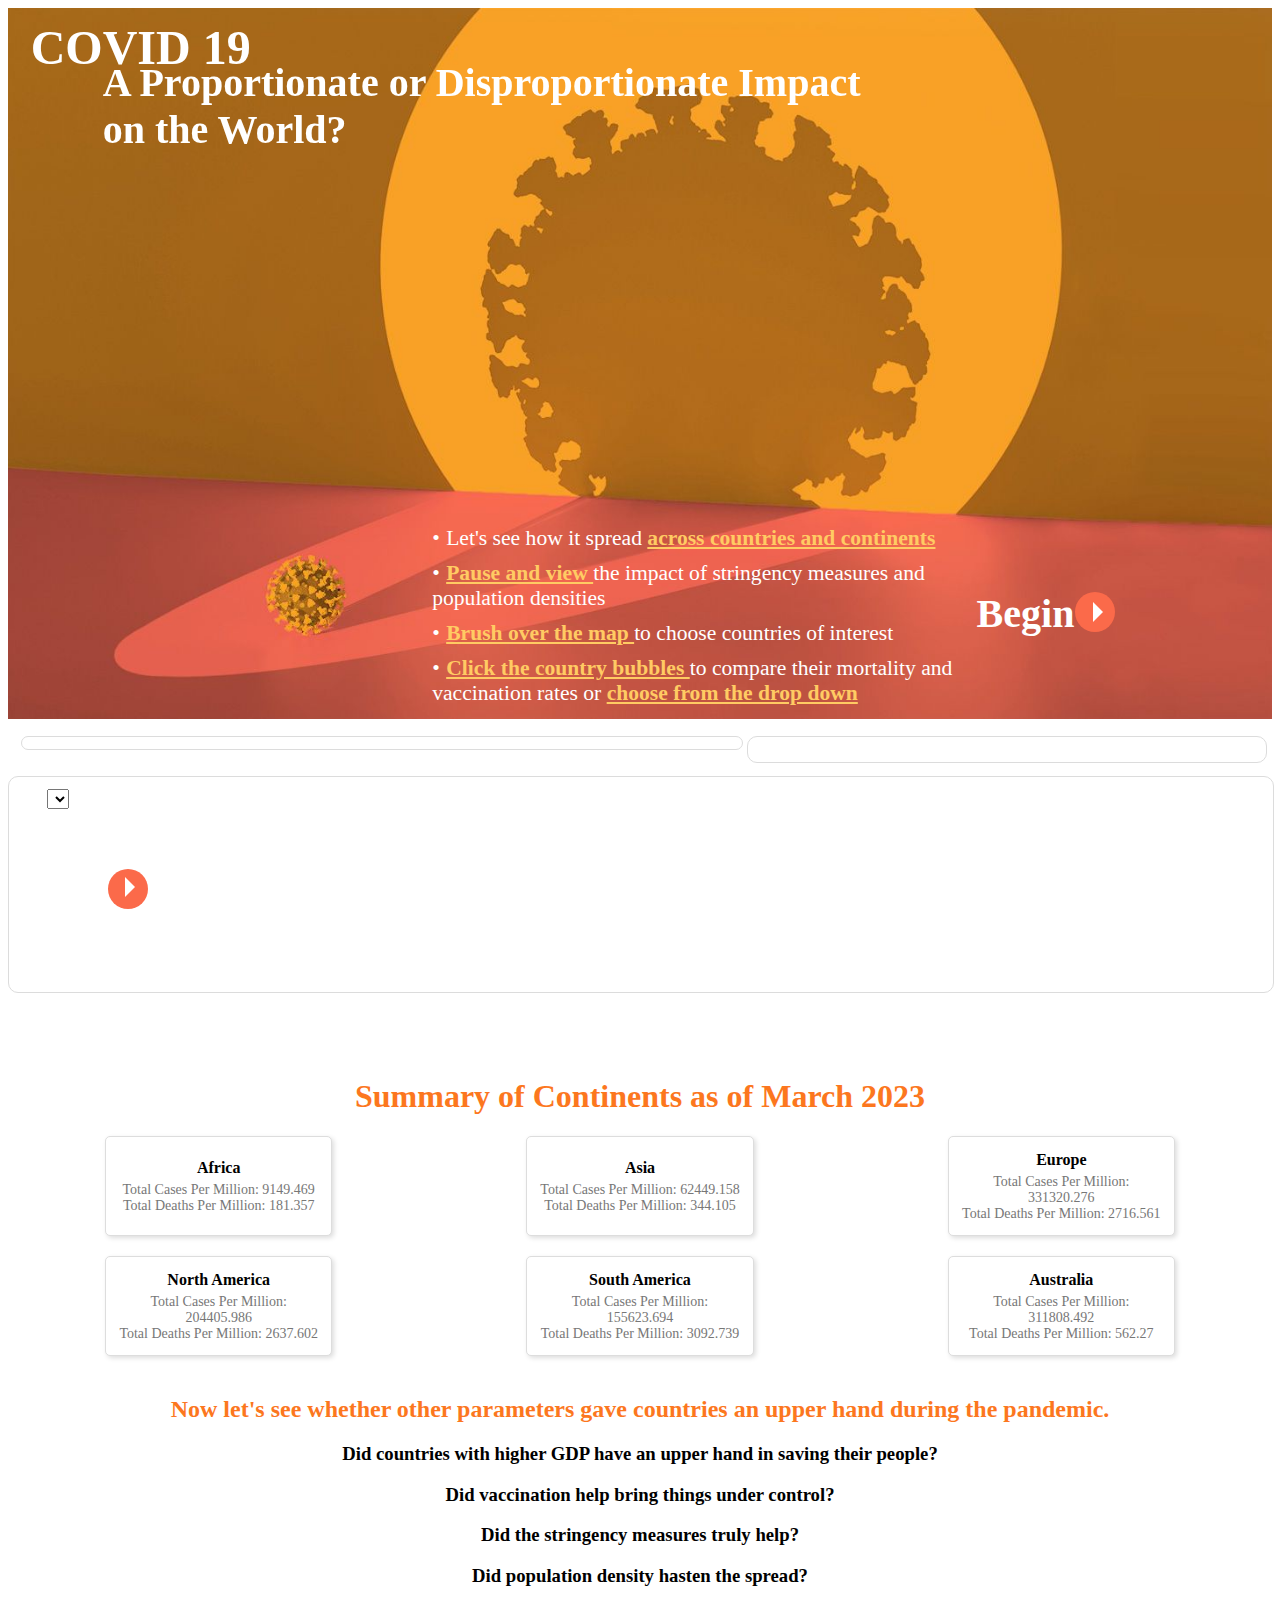
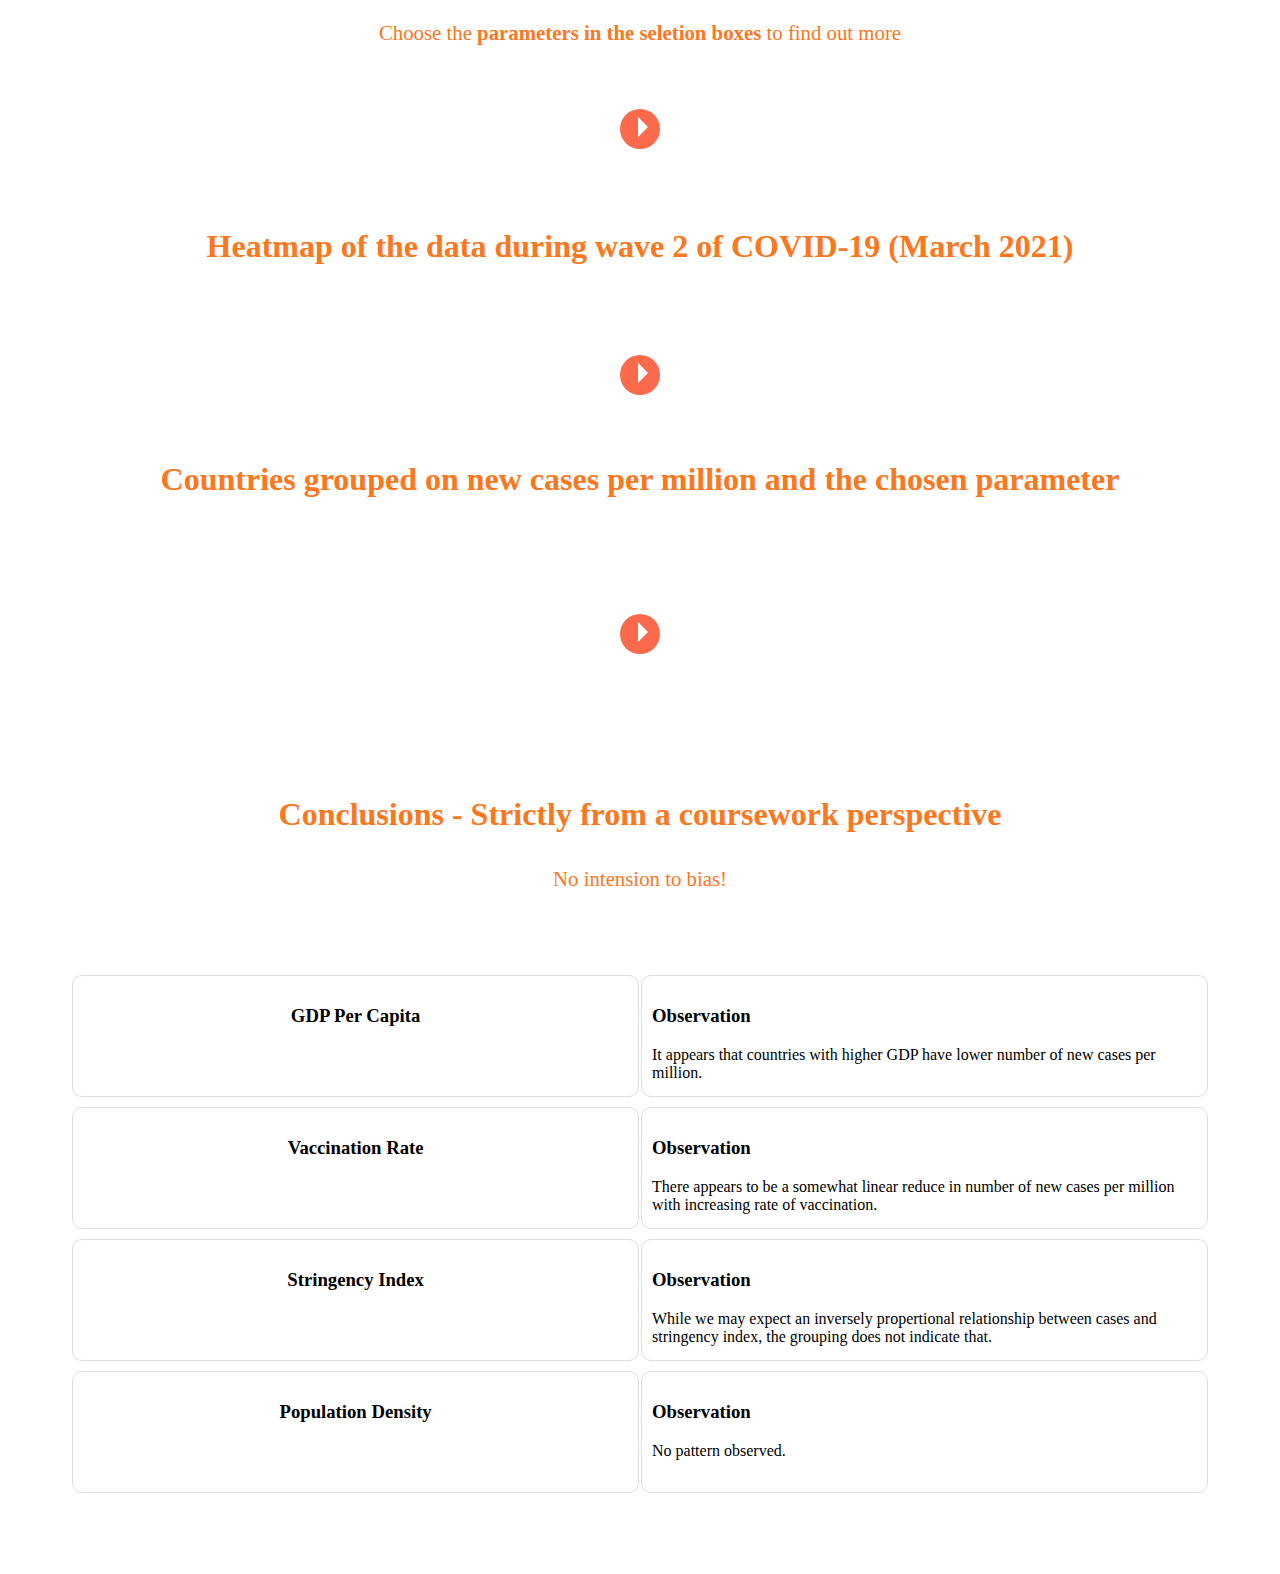
<file: index.html>
<!DOCTYPE html>
<html>
  <head>
    <meta charset="utf-8" />
    <title>D3 World Map</title>
    <meta name="viewport" content="width=device-width, initial-scale=1.0" />
    <link rel="stylesheet" type="text/css" target="_blank" href="css/map.css" />
    <link
      rel="stylesheet"
      type="text/css"
      target="_blank"
      href="css/summary.css"
    />
    <style></style>
  </head>
  <body>
    <div class="main-container" id="main-container">
      <div class="image-container">
        <div class="image-wrapper">
          <img
            src="./images/covidproportion.jpeg"
            style="max-width: 100%; height: auto"
            alt="Begin Here"
          />
          <div class="main-content">
            <h1 class="image-title">COVID 19</h1>
            <h1 class="image-sub-title">
              A Proportionate or Disproportionate Impact on the World?
            </h1>
            <div class="bullet-points">
              <p>
                Let's see how it spread
                <strong>across countries and continents</strong>
              </p>
              <p>
                <strong>Pause and view </strong>the impact of stringency
                measures and population densities
              </p>
              <p>
                <strong>Brush over the map </strong>to choose countries of
                interest
              </p>
              <p>
                <strong>Click the country bubbles </strong>to compare their
                mortality and vaccination rates or
                <strong>choose from the drop down</strong>
              </p>
            </div>
          </div>
        </div>
        <div id="begin-div">
          <h2 class="image-sub-title" id="button-title">Begin</h2>
          <button id="show-map-button" class="show-map-button"></button>
        </div>
      </div>
      <div class="map-bubble-line-container">
        <div class="map-bubble-container">
          <div class="map-container" id="map-container"></div>
          <div class="bubble-container" id="bubble-container"></div>
        </div>
        <div class="line-container" id="line-container">
          <div class="line-legend-container">
            <select id="dropdownmenu" class="dropdown-c"></select>
            <div class="line-legend"></div>
            <div class="line-button-container">
              <button
                id="show-summary-button"
                class="show-summary-button"
              ></button>
            </div>
          </div>
          <div class="line-chart-container"></div>
        </div>
      </div>
      <div class="first-summary-container">
        <h1>Summary of Continents as of March 2023</h1>

        <div class="summary-container">
          <div class="summary-half">
            <div class="summary-item" id="summary-item1">
              <div class="summary-item-title">Africa</div>
              <div class="summary-item-value">
                Total Cases Per Million: 9149.469
              </div>
              <div class="summary-item-value">
                Total Deaths Per Million: 181.357
              </div>
            </div>
            <div class="summary-item" id="summary-item2">
              <div class="summary-item-title">Asia</div>
              <div class="summary-item-value">
                Total Cases Per Million: 62449.158
              </div>
              <div class="summary-item-value">
                Total Deaths Per Million: 344.105
              </div>
            </div>
            <div class="summary-item" id="summary-item3">
              <div class="summary-item-title">Europe</div>
              <div class="summary-item-value">
                Total Cases Per Million: 331320.276
              </div>
              <div class="summary-item-value">
                Total Deaths Per Million: 2716.561
              </div>
            </div>
          </div>
          <div class="summary-half">
            <div class="summary-item" id="summary-item4">
              <div class="summary-item-title">North America</div>
              <div class="summary-item-value">
                Total Cases Per Million: 204405.986
              </div>
              <div class="summary-item-value">
                Total Deaths Per Million: 2637.602
              </div>
            </div>
            <div class="summary-item" id="summary-item5">
              <div class="summary-item-title">South America</div>
              <div class="summary-item-value">
                Total Cases Per Million: 155623.694
              </div>
              <div class="summary-item-value">
                Total Deaths Per Million: 3092.739
              </div>
            </div>
            <div class="summary-item" id="summary-item6">
              <div class="summary-item-title">Australia</div>
              <div class="summary-item-value">
                Total Cases Per Million: 311808.492
              </div>
              <div class="summary-item-value">
                Total Deaths Per Million: 562.27
              </div>
            </div>
          </div>
        </div>

        <h2>
          Now let's see whether other parameters gave countries an upper hand
          during the pandemic.
        </h2>
        <div class="next-div">
          <h3>
            Did countries with higher GDP have an upper hand in saving their
            people?
          </h3>
          <h3>Did vaccination help bring things under control?</h3>
          <h3>Did the stringency measures truly help?</h3>
          <h3>Did population density hasten the spread?</h3>
          <p>
            Choose the <strong>parameters in the seletion boxes </strong>to find
            out more
          </p>
          <button id="show-next-button" class="show-next-button"></button>
        </div>
      </div>
      <div class="heatmap-container" id="heatmap-container">
        <h1>Heatmap of the data during wave 2 of COVID-19 (March 2021)</h1>
        <div class="heatmap-legend"></div>
        <div class="heatmap-chart"></div>
        <div class="heatmap-button-container">
          <button id="show-cluster-button" class="show-cluster-button"></button>
        </div>
      </div>
      <div class="scatter-container" id="scatter-container">
        <h1>
          Countries grouped on new cases per million and the chosen parameter
        </h1>

        <div class="scatter-legend"></div>

        <div class="scatter-chart"></div>
        <div class="scatter-button-container">
          <button
            id="show-conclusions-button"
            class="show-conclusions-button"
          ></button>
        </div>
      </div>
      <div class="second-summary-container">
        <h1>Conclusions - Strictly from a coursework perspective</h1>
        <p class="note">No intension to bias!</p>
        <div class="conclusions-container">
          <div class="container">
            <div class="parameters">
              <div class="box">
                <h3>GDP Per Capita</h3>
              </div>
              <div class="box">
                <h3>Vaccination Rate</h3>
              </div>
              <div class="box">
                <h3>Stringency Index</h3>
              </div>
              <div class="box">
                <h3>Population Density</h3>
              </div>
            </div>
            <div class="observations">
              <div class="box">
                <h3>Observation</h3>
                <p>
                  It appears that countries with higher GDP have lower number of
                  new cases per million.
                </p>
              </div>
              <div class="box">
                <h3>Observation</h3>
                <p>
                  There appears to be a somewhat linear reduce in number of new
                  cases per million with increasing rate of vaccination.
                </p>
              </div>
              <div class="box">
                <h3>Observation</h3>
                <p>
                  While we may expect an inversely propertional relationship
                  between cases and stringency index, the grouping does not
                  indicate that.
                </p>
              </div>
              <div class="box">
                <h3>Observation</h3>
                <p>No pattern observed.</p>
              </div>
            </div>
          </div>
        </div>
      </div>
    </div>

    <script src="https://d3js.org/d3.v7.min.js"></script>
    <script src="http://d3js.org/topojson.v3.min.js"></script>
    <script type="module" src="./js/heatmap.js" defer></script>
    <script type="module" src="./js/app.js" defer></script>
    <script type="module" src="./js/linechart.js" defer></script>
    <script type="module" src="./js/bubblechart.js" defer></script>
    <script type="module" src="./js/extra.js" defer></script>
  </body>
</html>
</file>
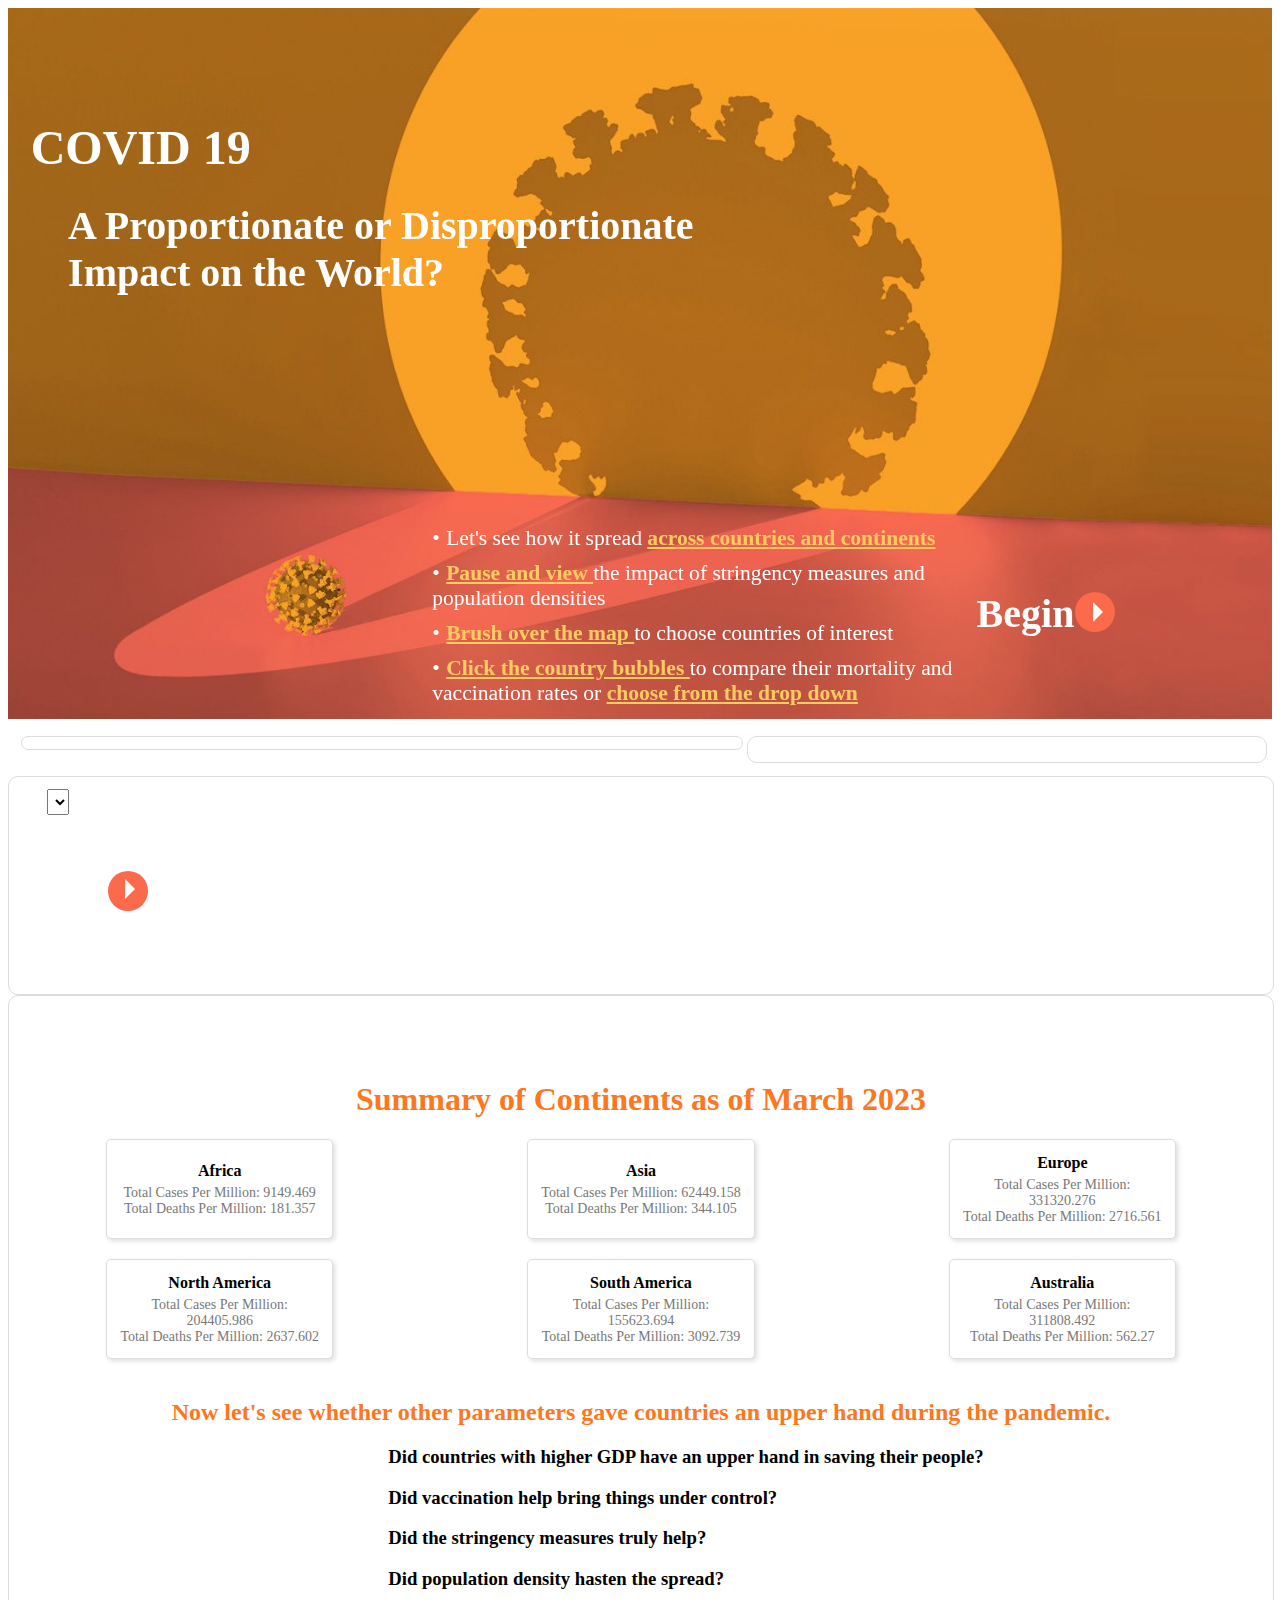
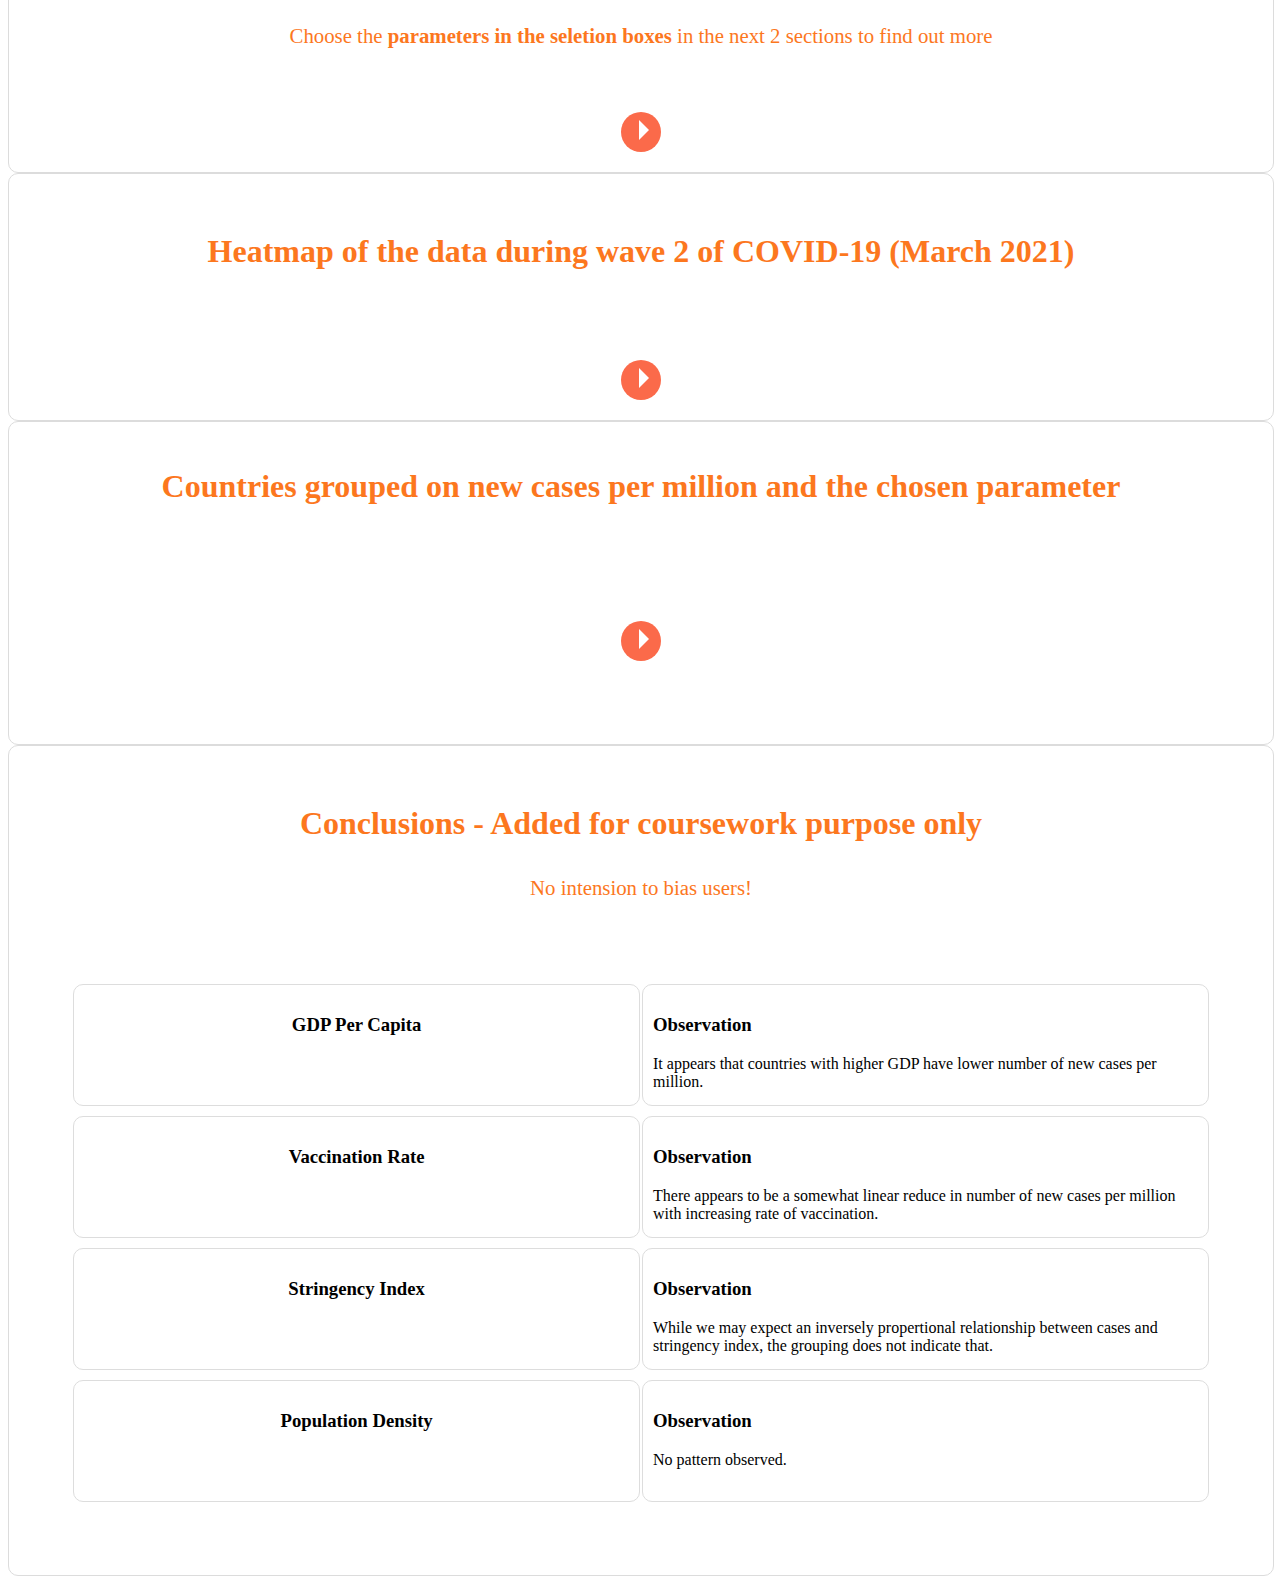
<file: code/index.html>
<!DOCTYPE html>
<html>
  <head>
    <meta charset="utf-8" />
    <title>D3 World Map</title>
    <meta name="viewport" content="width=device-width, initial-scale=1.0" />
    <link rel="stylesheet" type="text/css" target="_blank" href="css/map.css" />
    <link
      rel="stylesheet"
      type="text/css"
      target="_blank"
      href="css/summary.css"
    />
    <style></style>
  </head>
  <body>
    <div class="main-container" id="main-container">
      <div class="image-container">
        <div class="image-wrapper">
          <img
            src="./images/covidproportion.jpeg"
            style="max-width: 100%; height: auto"
            alt="Introduction Page"
          />
          <div class="main-content">
            <h1 class="image-title">COVID 19</h1>
            <h1 class="image-sub-title">
              A Proportionate or Disproportionate <br />Impact on the World?
            </h1>
            <div class="bullet-points">
              <p>
                Let's see how it spread
                <strong>across countries and continents</strong>
              </p>
              <p>
                <strong>Pause and view </strong>the impact of stringency
                measures and population densities
              </p>
              <p>
                <strong>Brush over the map </strong>to choose countries of
                interest
              </p>
              <p>
                <strong>Click the country bubbles </strong>to compare their
                mortality and vaccination rates or
                <strong>choose from the drop down</strong>
              </p>
            </div>
          </div>
        </div>
        <div id="begin-div">
          <h2 class="image-sub-title" id="button-title">Begin</h2>
          <button id="show-map-button" class="show-map-button"></button>
        </div>
      </div>
      <div class="map-bubble-line-container">
        <div class="map-bubble-container">
          <div class="map-container" id="map-container"></div>
          <div class="bubble-container" id="bubble-container"></div>
        </div>
        <div class="line-container" id="line-container">
          <div class="line-legend-container">
            <select id="dropdownmenu" class="dropdown-c"></select>
            <div class="line-legend"></div>
            <div class="line-button-container">
              <button
                id="show-summary-button"
                class="show-summary-button"
              ></button>
            </div>
          </div>
          <div class="line-chart-container"></div>
        </div>
      </div>
      <div class="first-summary-container">
        <h1>Summary of Continents as of March 2023</h1>

        <div class="summary-container">
          <div class="summary-half">
            <div class="summary-item" id="summary-item1">
              <div class="summary-item-title">Africa</div>
              <div class="summary-item-value">
                Total Cases Per Million: 9149.469
              </div>
              <div class="summary-item-value">
                Total Deaths Per Million: 181.357
              </div>
            </div>
            <div class="summary-item" id="summary-item2">
              <div class="summary-item-title">Asia</div>
              <div class="summary-item-value">
                Total Cases Per Million: 62449.158
              </div>
              <div class="summary-item-value">
                Total Deaths Per Million: 344.105
              </div>
            </div>
            <div class="summary-item" id="summary-item3">
              <div class="summary-item-title">Europe</div>
              <div class="summary-item-value">
                Total Cases Per Million: 331320.276
              </div>
              <div class="summary-item-value">
                Total Deaths Per Million: 2716.561
              </div>
            </div>
          </div>
          <div class="summary-half">
            <div class="summary-item" id="summary-item4">
              <div class="summary-item-title">North America</div>
              <div class="summary-item-value">
                Total Cases Per Million: 204405.986
              </div>
              <div class="summary-item-value">
                Total Deaths Per Million: 2637.602
              </div>
            </div>
            <div class="summary-item" id="summary-item5">
              <div class="summary-item-title">South America</div>
              <div class="summary-item-value">
                Total Cases Per Million: 155623.694
              </div>
              <div class="summary-item-value">
                Total Deaths Per Million: 3092.739
              </div>
            </div>
            <div class="summary-item" id="summary-item6">
              <div class="summary-item-title">Australia</div>
              <div class="summary-item-value">
                Total Cases Per Million: 311808.492
              </div>
              <div class="summary-item-value">
                Total Deaths Per Million: 562.27
              </div>
            </div>
          </div>
        </div>

        <h2>
          Now let's see whether other parameters gave countries an upper hand
          during the pandemic.
        </h2>
        <div class="next-div">
          <h3>
            Did countries with higher GDP have an upper hand in saving their
            people?
          </h3>
          <h3>Did vaccination help bring things under control?</h3>
          <h3>Did the stringency measures truly help?</h3>
          <h3>Did population density hasten the spread?</h3>
          <p>
            Choose the <strong>parameters in the seletion boxes </strong> in the
            next 2 sections to find out more
          </p>
          <button id="show-next-button" class="show-next-button"></button>
        </div>
      </div>
      <div class="heatmap-container" id="heatmap-container">
        <h1>Heatmap of the data during wave 2 of COVID-19 (March 2021)</h1>
        <div class="heatmap-legend"></div>
        <div class="heatmap-chart"></div>
        <div class="heatmap-button-container">
          <button id="show-cluster-button" class="show-cluster-button"></button>
        </div>
      </div>
      <div class="scatter-container" id="scatter-container">
        <h1>
          Countries grouped on new cases per million and the chosen parameter
        </h1>

        <div class="scatter-legend"></div>

        <div class="scatter-chart"></div>
        <div class="scatter-button-container">
          <button
            id="show-conclusions-button"
            class="show-conclusions-button"
          ></button>
        </div>
      </div>
      <div class="second-summary-container">
        <h1>Conclusions - Added for coursework purpose only</h1>
        <p class="note">No intension to bias users!</p>
        <div class="conclusions-container">
          <div class="container">
            <div class="parameters">
              <div class="box">
                <h3>GDP Per Capita</h3>
              </div>
              <div class="box">
                <h3>Vaccination Rate</h3>
              </div>
              <div class="box">
                <h3>Stringency Index</h3>
              </div>
              <div class="box">
                <h3>Population Density</h3>
              </div>
            </div>
            <div class="observations">
              <div class="box">
                <h3>Observation</h3>
                <p>
                  It appears that countries with higher GDP have lower number of
                  new cases per million.
                </p>
              </div>
              <div class="box">
                <h3>Observation</h3>
                <p>
                  There appears to be a somewhat linear reduce in number of new
                  cases per million with increasing rate of vaccination.
                </p>
              </div>
              <div class="box">
                <h3>Observation</h3>
                <p>
                  While we may expect an inversely propertional relationship
                  between cases and stringency index, the grouping does not
                  indicate that.
                </p>
              </div>
              <div class="box">
                <h3>Observation</h3>
                <p>No pattern observed.</p>
              </div>
            </div>
          </div>
        </div>
      </div>
    </div>

    <script src="https://d3js.org/d3.v7.min.js"></script>
    <script src="http://d3js.org/topojson.v3.min.js"></script>
    <script type="module" src="./js/heatmap.js" defer></script>
    <script type="module" src="./js/app.js" defer></script>
    <script type="module" src="./js/linechart.js" defer></script>
    <script type="module" src="./js/bubblechart.js" defer></script>
    <script type="module" src="./js/extra.js" defer></script>
  </body>
</html>
</file>
<file: css/map.css>
/* div {
  border: 1px solid black;
  border-radius: 10px;
} */

.main-container {
  width: 100%;
  height: 100%;
}

.image-container {
  width: 100%;
}

.image-container {
  position: relative;
}

.image-wrapper {
  position: relative;
  display: inline-block;
}

.image-title,
.image-sub-title,
#button-title,
.bullet-points {
  position: absolute;
  margin-left: 5%;
  transform: translate(-50%, -50%);
  z-index: 1;
  color: white;
  text-shadow: #007bff;
  left: 0%;
  padding-left: 5%;
  text-align: left;
  text-anchor: middle;
}

.image-title {
  top: 1%;
  left: 3%;
  font-size: 3em;
  color: white;
  text-shadow: #007bff;
}

.image-sub-title {
  top: 10%;
  left: 30%;
  font-size: 2.5em;
  text-align: left;
  color: white;
}

.bullet-points {
  /* top: 30%;
  left: 35%; */
  top: 85%;
  left: 50%;
  margin-left: 20px;
}

.bullet-points p {
  /* list-style: disc; */
  list-style-position: outside;
  padding-left: 15px;
  margin: 10px 0;
  font-size: 1.35em;
}

.bullet-points p::before {
  content: "•";
  padding-right: 1px;
}

.bullet-points p strong {
  color: #ffcb63;
  text-underline-position: below;
  text-shadow: #fff;
  text-decoration-line: underline;
}

#button-title {
  top: 80%;
  left: 75%;
  padding-left: 1%;
}

.start-page {
  width: 100%;
  height: 100%;
}

.introduction-c {
  display: flex;
  font-size: larger;
  fill: white;
  align-items: center;
  justify-content: center;
  width: 40px;
  height: 40px;
}
#show-map-button,
.begin-div {
  position: absolute;
  top: 84.5%;
  left: 86%;
  transform: translate(-50%, -50%);
}

#show-map-button {
  display: flex;
  align-items: center;
  justify-content: center;
  width: 40px;
  height: 40px;
  border-radius: 50%;
  background-color: #fb6a4a;
  color: #fff;
  font-size: 24px;
  border: none;
  cursor: pointer;
}

#show-map-button::after {
  content: "";
  display: inline-block;
  margin-left: 5px;
  width: 0;
  height: 0;
  border-top: 10px solid transparent;
  border-bottom: 10px solid transparent;
  border-left: 10px solid #fff;
}

.image-container {
  animation: slide-in 1s normal;
  transform: translateZ(0);
}

@keyframes slide-in {
  from {
    transform: translateX(100%);
  }
  to {
    transform: translateX(0);
  }
}

.button-circle:hover {
  transform: scale(1.1);
}

.button-circle:before {
  content: "\2192";
  font-size: 30px;
}

.map-bubble-line-container {
  width: 100%;
}
.map-bubble-container,
.line-container {
  width: 100%;
  /* font-size: 0; */
}

.map-bubble-container {
  padding: 1%;
}

.map-container,
.bubble-container,
.line-legend-container,
.line-chart-container,
.heatmap-legend,
.heatmap-chart,
.scatter-legend,
.scatter-chart {
  display: inline-block;
  vertical-align: top; /* Aligns top of both divs */
}

.map-container {
  /* background-color: red; */
  width: 57%;
  /* padding: 0.5%; */
  padding-bottom: 0.5%;
  padding-top: 0.5%;
}

.bubble-container {
  /* background-color: blue; */
  width: 39%;
  padding: 1%;
}

.line-legend-container {
  width: 20%;
  height: auto;
  padding: 1%;
  margin-left: 2%;
}

.map-container,
.bubble-container,
.line-container {
  border: 1px solid gainsboro;
  border-radius: 10px;
}

.line-chart-container {
  width: 60%;
  margin-right: 2%;
}

.line-legend {
  padding: 5%;
}

.bubble-container {
  max-width: 40%;
}

.heatmap-container,
.scatter-container {
  width: 100%;
  height: auto;
}

.heatmap-container h1 {
  padding: 0%;
  text-align: center;
  color: rgb(252, 119, 30);
}

.heatmap-legend,
.scatter-legend {
  width: 20%;
  padding-top: 7%;
}

.heatmap-container {
  padding-top: 3%;
}

.scatter-container {
  /* padding-top: 10%; */
  padding-bottom: 5%;
}

.scatter-container h1 {
  padding-bottom: 2%;
  padding-top: 2%;
  text-align: center;
  color: rgb(252, 119, 30);
}

.heatmap-chart,
.scatter-chart {
  width: 75%;
}
.group-container {
  width: 100%;
}

.country {
  stroke-width: 0.5px;
}

.bubble-svg {
  min-width: none;
  max-width: 100%;
}

.play-c {
  font-size: 10px;
  width: 30px;
  height: 20px;
  text-align: center;
  line-height: 10px;
  color: #fff;
  background-color: #999999;
  border: 2px solid #db3915;
  border-radius: 5px;
  border-width: 1px;
  margin-left: 400px;
}

.play-c:hover {
  cursor: pointer;
  font-size: 12px;
  text-align: center;
  opacity: 0.7;
}

.legend-item,
.line-leg-vacc-rate {
  align-content: center;
}

.legend-item-text,
.line-leglabel-death-rate,
.line-leglabel-vacc-rate {
  font-size: 15px;
  font-family: serif, Arial, Helvetica, sans-serif;
  text-align: center;
  line-height: 10px;
  align-self: center;
  fill: #666666;
  font-style: normal;
  padding: 1px;
}

.period-item {
  font-style: normal;
  font-family: serif, Arial, Helvetica, sans-serif;
  fill: #fb6a4a;
  font-size: 20px;
}

.countrybubbles {
  cursor: pointer;
}

.bubble-title-c {
  font-family: serif, Arial, Helvetica, sans-serif;
  font-size: 20px;
}

.bubble-xaxis-c,
.bubble-yaxis-c,
.y-axis-label,
.x-axis-label,
.scatter-y-label,
.scatter-x-label {
  font-family: serif, Arial, Helvetica, sans-serif;
  font-size: 17px;
  fill: #db3915;
}

.bubbletooltip-text,
.tooltip-text {
  color: #444444;
  font-family: serif, Arial, Helvetica, sans-serif;
  font-size: 15px;
}

.country-highlight {
  stroke-width: 1px;
}

.dropdown-c {
  font-size: 20px;
  font-family: serif, Arial, Helvetica, sans-serif;
  /*color: #db3915; include later if required*/
  visibility: visible;
  max-height: 20px;
}

.x-axis,
.y-axis,
.heat-x-axis,
.heat-y-axis,
.bubble-x-axis,
.bubble-y-axis {
  stroke: #999999;
  stroke-width: 0.5px;
}

.x-axis-text,
.y-axis-text {
  font-family: serif, Arial, Helvetica, sans-serif;
  fill: #db3915;
}

.death-line,
.vaccination-line {
  stroke-width: 1.5px;
  stroke-opacity: 0.9;
  /* fill-opacity: 0.05; */
}

.death-line {
  stroke: #ad001ac7;
  fill: none;
  /* fill: #ad001ac7; */
}

.vaccination-line {
  stroke: #029ac1c7;
  fill: none;
  /* fill: #029ac1c7; */
}

.world-border {
  width: 800px;
  height: 525px;
}

.bubble-border {
  left: 815px;
  width: 470px;
  height: 525px;
}

.line-border {
  top: 540px;
  width: 1275px;
  height: 300px;
}

.gdp-dropdown-button,
.scatter-dropdown-button {
  fill: white;
  stroke: #999999;
  stroke-width: 3px;
  cursor: pointer;
}

.gdp-dropdown-option,
.scatter-dropdown-option {
  font-size: 13px;
  font-family: sans-serif;
  fill: #444444;
  cursor: pointer;
}

.gdp-dropdown-option:hover,
.scatter-dropdown-option:hover {
  font-weight: bold;
}

.cases-rect,
.deaths-rect {
  fill-opacity: 0.9;
}

.tooltip1-c {
  width: 200px;
  height: 100px;
  color: #444444;
  font-size: 12px;
  /* margin: 10px; */
}

.tooltip-text {
  color: #999999;
}
</file>
<file: css/summary.css>
.line-button-container {
  padding: 20%;
}

#show-conclusions-button {
  position: relative;
  top: 100%;
  left: 50%;
  transform: translate(-50%, -50%);
}

#show-conclusions-button {
  display: inline-block;
  align-items: center;
  justify-content: center;
  width: 40px;
  height: 40px;
  border-radius: 50%;
  background-color: #fb6a4a;
  color: #fff;
  font-size: 24px;
  border: none;
  cursor: pointer;
}

#show-conclusions-button::after {
  content: "";
  display: inline-block;
  margin-left: 5px;
  width: 0;
  height: 0;
  border-top: 10px solid transparent;
  border-bottom: 10px solid transparent;
  border-left: 10px solid #fff;
}

#show-cluster-button {
  position: relative;
  top: 1%;
  left: 50%;
  transform: translate(-50%, -50%);
}

#show-cluster-button {
  display: inline-block;
  align-items: center;
  justify-content: center;
  width: 40px;
  height: 40px;
  border-radius: 50%;
  background-color: #fb6a4a;
  color: #fff;
  font-size: 24px;
  border: none;
  cursor: pointer;
}

#show-cluster-button::after {
  content: "";
  display: inline-block;
  margin-left: 5px;
  width: 0;
  height: 0;
  border-top: 10px solid transparent;
  border-bottom: 10px solid transparent;
  border-left: 10px solid #fff;
}

#show-summary-button {
  position: relative;
  top: 0%;
  left: 20%;
  transform: translate(-50%, -50%);
}

#show-summary-button {
  display: inline-block;
  align-items: center;
  justify-content: center;
  width: 40px;
  height: 40px;
  border-radius: 50%;
  background-color: #fb6a4a;
  color: #fff;
  font-size: 24px;
  border: none;
  cursor: pointer;
}

#show-summary-button::after {
  content: "";
  display: inline-block;
  margin-left: 5px;
  width: 0;
  height: 0;
  border-top: 10px solid transparent;
  border-bottom: 10px solid transparent;
  border-left: 10px solid #fff;
}

.first-summary-container,
.second-summary-container {
  width: 100%;
  height: 100%;
}

.second-summary-container {
  padding-bottom: 5%;
}

.first-summary-container h1 {
  padding-top: 5%;
  text-align: center;
  color: rgb(252, 119, 30);
}

.second-summary-container h1 {
  padding-top: 3%;
  text-align: center;
  color: rgb(252, 119, 30);
}

.second-summary-container .note {
  padding-top: 1%;
  text-align: center;
  font-size: 1.3em;
  color: rgb(252, 119, 30);
}

.first-summary-container h2 {
  text-align: center;
  color: rgb(252, 119, 30);
}

.first-summary-container h3 {
  text-align: center;
  color: black;
}

.first-summary-container p {
  padding-top: 1%;
  text-align: center;
  font-size: 1.3em;
  padding-bottom: 5%;
  color: rgb(252, 119, 30);
}

.summary-container {
  display: flex;
  flex-wrap: wrap;
}

.summary-half {
  width: 100%;
  display: flex;
  justify-content: space-around;
}

.summary-item {
  width: calc(33.33% - 10px);
  margin-bottom: 20px;
}

.summary-item {
  width: 18%;
  height: 100px;
  background-color: #fff;
  border: 1px solid #ddd;
  padding: 10px;
  box-sizing: border-box;
  border-radius: 5px;
  box-shadow: 2px 2px 5px #ddd;
  display: flex;
  flex-direction: column;
  justify-content: center;
  text-align: center;
}

.summary-item-title {
  font-weight: bold;
  font-size: 16px;
  margin-bottom: 5px;
}

.summary-item-value {
  font-size: 14px;
  color: #777;
}

#show-next-button {
  position: relative;
  top: 5%;
  left: 50%;
  transform: translate(-50%, -50%);
}

#show-next-button {
  display: inline-block;
  align-items: center;
  justify-content: center;
  width: 40px;
  height: 40px;
  border-radius: 50%;
  background-color: #fb6a4a;
  color: #fff;
  font-size: 24px;
  border: none;
  cursor: pointer;
}

#show-next-button::after {
  content: "";
  display: inline-block;
  margin-left: 5px;
  width: 0;
  height: 0;
  border-top: 10px solid transparent;
  border-bottom: 10px solid transparent;
  border-left: 10px solid #fff;
}

.container {
  display: flex;
  justify-content: space-between;
  padding-top: 5%;
  padding-left: 5%;
  padding-right: 5%;
}

.box {
  border: 1px solid #ddd;
  border-radius: 10px;
  padding: 10px;
  margin-bottom: 10px;
  margin-left: 1px;
  margin-right: 1px;
  height: 100px;
}

.parameters {
  flex: 1;
  text-align: center;
  text-indent: 0%;
}

.observations {
  flex: 1;
}
</file>
<file: code/css/map.css>
/* div {
  border: 1px solid black;
  border-radius: 10px;
} */

.main-container {
  width: 100%;
  height: 100%;
}

.image-container {
  width: 100%;
}

.image-container {
  position: relative;
}

.image-wrapper {
  position: relative;
  display: inline-block;
}

.image-title,
.image-sub-title,
#button-title,
.bullet-points {
  position: absolute;
  margin-left: 5%;
  transform: translate(-50%, -50%);
  z-index: 1;
  color: white;
  text-shadow: #007bff;
  left: 0%;
  padding-left: 5%;
  text-align: left;
  text-anchor: middle;
}

.image-title {
  top: 15%;
  left: 3%;
  font-size: 3em;
  color: white;
  text-shadow: #007bff;
}

.image-sub-title {
  top: 30%;
  left: 22%;
  font-size: 2.5em;
  text-align: left;
  color: white;
}

.bullet-points {
  /* top: 30%;
  left: 35%; */
  top: 85%;
  left: 50%;
  margin-left: 20px;
}

.bullet-points p {
  /* list-style: disc; */
  list-style-position: outside;
  padding-left: 15px;
  margin: 10px 0;
  font-size: 1.35em;
}

.bullet-points p::before {
  content: "•";
  padding-right: 1px;
}

.bullet-points p strong {
  color: #ffcb63;
  text-underline-position: below;
  text-shadow: #fff;
  text-decoration-line: underline;
}

#button-title {
  top: 80%;
  left: 75%;
  padding-left: 1%;
}

.start-page {
  width: 100%;
  height: 100%;
}

.introduction-c {
  display: flex;
  font-size: larger;
  fill: white;
  align-items: center;
  justify-content: center;
  width: 40px;
  height: 40px;
}
#show-map-button,
.begin-div {
  position: absolute;
  top: 84.5%;
  left: 86%;
  transform: translate(-50%, -50%);
}

#show-map-button {
  display: flex;
  align-items: center;
  justify-content: center;
  width: 40px;
  height: 40px;
  border-radius: 50%;
  background-color: #fb6a4a;
  color: #fff;
  font-size: 24px;
  border: none;
  cursor: pointer;
}

#show-map-button::after {
  content: "";
  display: inline-block;
  margin-left: 5px;
  width: 0;
  height: 0;
  border-top: 10px solid transparent;
  border-bottom: 10px solid transparent;
  border-left: 10px solid #fff;
}

.image-container {
  animation: slide-in 1s normal;
  transform: translateZ(0);
}

@keyframes slide-in {
  from {
    transform: translateX(100%);
  }
  to {
    transform: translateX(0);
  }
}

.button-circle:hover {
  transform: scale(1.1);
}

.button-circle:before {
  content: "\2192";
  font-size: 30px;
}

.map-bubble-line-container {
  width: 100%;
}
.map-bubble-container,
.line-container {
  width: 100%;
  /* font-size: 0; */
}

.map-bubble-container {
  padding: 1%;
}

.map-container,
.bubble-container,
.line-legend-container,
.line-chart-container,
.heatmap-legend,
.heatmap-chart,
.scatter-legend,
.scatter-chart {
  display: inline-block;
  vertical-align: top; /* Aligns top of both divs */
}

.map-container {
  width: 57%;
  /* padding: 0.5%; */
  padding-bottom: 0.5%;
  padding-top: 0.5%;
}

.bubble-container {
  /* background-color: blue; */
  width: 39%;
  padding: 1%;
}

.line-legend-container {
  width: 20%;
  height: auto;
  padding: 1%;
  margin-left: 2%;
}

.map-container,
.bubble-container,
.line-container,
.first-summary-container,
.heatmap-container,
.scatter-container,
.second-summary-container {
  border: 1px solid gainsboro;
  border-radius: 10px;
}

.line-chart-container {
  width: 60%;
  margin-right: 2%;
}

.line-legend {
  padding: 5%;
}

.bubble-container {
  max-width: 40%;
}

.heatmap-container,
.scatter-container {
  width: 100%;
  height: auto;
}

.heatmap-container h1 {
  padding: 0%;
  text-align: center;
  color: rgb(252, 119, 30);
}

.heatmap-legend,
.scatter-legend {
  width: 20%;
  padding-top: 7%;
}

.heatmap-container {
  padding-top: 3%;
}

.scatter-container {
  /* padding-top: 10%; */
  padding-bottom: 5%;
}

.scatter-container h1 {
  padding-bottom: 2%;
  padding-top: 2%;
  text-align: center;
  color: rgb(252, 119, 30);
}

.heatmap-chart,
.scatter-chart {
  width: 75%;
}
.group-container {
  width: 100%;
}

.country {
  stroke-width: 0.5px;
}

.bubble-svg {
  min-width: none;
  max-width: 100%;
}

.play-c {
  font-size: 10px;
  width: 30px;
  height: 20px;
  text-align: center;
  line-height: 10px;
  color: #fff;
  background-color: #444444;
  border: 2px solid #db3915;
  border-radius: 5px;
  border-width: 1px;
  margin-left: 400px;
}

.play-c:hover {
  cursor: pointer;
  font-size: 12px;
  text-align: center;
  opacity: 0.7;
}

.legend-item,
.line-leg-vacc-rate {
  align-content: center;
}

.legend-item-text,
.line-leglabel-death-rate,
.line-leglabel-vacc-rate,
.map-text {
  font-size: 15px;
  font-family: serif, Arial, Helvetica, sans-serif;
  text-align: center;
  line-height: 10px;
  align-self: center;
  fill: #444444;
  font-style: normal;
  padding: 1px;
}

.period-item {
  font-style: normal;
  font-family: serif, Arial, Helvetica, sans-serif;
  fill: #fb6a4a;
  font-size: 20px;
}

.countrybubbles {
  cursor: pointer;
}

.bubble-title-c {
  font-family: serif, Arial, Helvetica, sans-serif;
  font-size: 20px;
}

.bubble-xaxis-c,
.bubble-yaxis-c,
.y-axis-label,
.x-axis-label,
.scatter-y-label,
.scatter-x-label {
  font-family: serif, Arial, Helvetica, sans-serif;
  font-size: 17px;
  fill: #db3915;
}

.bubbletooltip-text,
.tooltip-text {
  color: #444444;
  font-family: serif, Arial, Helvetica, sans-serif;
  font-size: 15px;
}

.country-highlight {
  stroke-width: 1px;
}

.dropdown-c {
  font-size: 20px;
  font-family: serif, Arial, Helvetica, sans-serif;
  /*color: #db3915; include later if required*/
  visibility: visible;
  max-height: 30px;
}

.x-axis,
.y-axis,
.heat-x-axis,
.heat-y-axis,
.bubble-x-axis,
.bubble-y-axis {
  stroke: #999999;
  stroke-width: 0.5px;
}

.x-axis-text,
.y-axis-text {
  font-family: serif, Arial, Helvetica, sans-serif;
  fill: #db3915;
}

.death-line,
.vaccination-line {
  stroke-width: 2px;
  stroke-opacity: 0.9;
  /* fill-opacity: 0.05; */
}

.death-line {
  stroke: #ad001ac7;
  fill: none;
  /* fill: #ad001ac7; */
}

.vaccination-line {
  stroke: #029ac1c7;
  fill: none;
  /* fill: #029ac1c7; */
}

.world-border {
  width: 800px;
  height: 525px;
}

.bubble-border {
  left: 815px;
  width: 470px;
  height: 525px;
}

.line-border {
  top: 540px;
  width: 1275px;
  height: 300px;
}

.gdp-dropdown-button,
.scatter-dropdown-button {
  fill: white;
  stroke: #999999;
  stroke-width: 3px;
  cursor: pointer;
}

.gdp-dropdown-option,
.scatter-dropdown-option {
  font-size: 13px;
  font-family: sans-serif;
  fill: #444444;
  cursor: pointer;
}

.gdp-dropdown-option:hover,
.scatter-dropdown-option:hover {
  font-weight: bold;
}

.cases-rect,
.deaths-rect {
  fill-opacity: 0.9;
}

.tooltip1-c {
  width: 200px;
  height: 100px;
  color: #444444;
  font-size: 12px;
  /* margin: 10px; */
}

.tooltip-text {
  color: #999999;
}
</file>
<file: code/css/summary.css>
.line-button-container {
  padding: 20%;
}

#show-conclusions-button {
  position: relative;
  top: 100%;
  left: 50%;
  transform: translate(-50%, -50%);
}

#show-conclusions-button {
  display: inline-block;
  align-items: center;
  justify-content: center;
  width: 40px;
  height: 40px;
  border-radius: 50%;
  background-color: #fb6a4a;
  color: #fff;
  font-size: 24px;
  border: none;
  cursor: pointer;
}

#show-conclusions-button::after {
  content: "";
  display: inline-block;
  margin-left: 5px;
  width: 0;
  height: 0;
  border-top: 10px solid transparent;
  border-bottom: 10px solid transparent;
  border-left: 10px solid #fff;
}

#show-cluster-button {
  position: relative;
  top: 1%;
  left: 50%;
  transform: translate(-50%, -50%);
}

#show-cluster-button {
  display: inline-block;
  align-items: center;
  justify-content: center;
  width: 40px;
  height: 40px;
  border-radius: 50%;
  background-color: #fb6a4a;
  color: #fff;
  font-size: 24px;
  border: none;
  cursor: pointer;
}

#show-cluster-button::after {
  content: "";
  display: inline-block;
  margin-left: 5px;
  width: 0;
  height: 0;
  border-top: 10px solid transparent;
  border-bottom: 10px solid transparent;
  border-left: 10px solid #fff;
}

#show-summary-button {
  position: relative;
  top: 0%;
  left: 20%;
  transform: translate(-50%, -50%);
}

#show-summary-button {
  display: inline-block;
  align-items: center;
  justify-content: center;
  width: 40px;
  height: 40px;
  border-radius: 50%;
  background-color: #fb6a4a;
  color: #fff;
  font-size: 24px;
  border: none;
  cursor: pointer;
}

#show-summary-button::after {
  content: "";
  display: inline-block;
  margin-left: 5px;
  width: 0;
  height: 0;
  border-top: 10px solid transparent;
  border-bottom: 10px solid transparent;
  border-left: 10px solid #fff;
}

.first-summary-container,
.second-summary-container {
  width: 100%;
  height: 100%;
}

.second-summary-container {
  padding-bottom: 5%;
}

.first-summary-container h1 {
  padding-top: 5%;
  text-align: center;
  color: rgb(252, 119, 30);
}

.second-summary-container h1 {
  padding-top: 3%;
  text-align: center;
  color: rgb(252, 119, 30);
}

.second-summary-container .note {
  padding-top: 1%;
  text-align: center;
  font-size: 1.3em;
  color: rgb(252, 119, 30);
}

.first-summary-container h2 {
  text-align: center;
  color: rgb(252, 119, 30);
}

.first-summary-container h3 {
  padding-left: 30%;
  text-align: left;
  color: black;
}

.first-summary-container p {
  padding-top: 1%;
  text-align: center;
  font-size: 1.3em;
  padding-bottom: 5%;
  color: rgb(252, 119, 30);
}

.summary-container {
  display: flex;
  flex-wrap: wrap;
}

.summary-half {
  width: 100%;
  display: flex;
  justify-content: space-around;
}

.summary-item {
  width: calc(33.33% - 10px);
  margin-bottom: 20px;
}

.summary-item {
  width: 18%;
  height: 100px;
  background-color: #fff;
  border: 1px solid #ddd;
  padding: 10px;
  box-sizing: border-box;
  border-radius: 5px;
  box-shadow: 2px 2px 5px #ddd;
  display: flex;
  flex-direction: column;
  justify-content: center;
  text-align: center;
}

.summary-item-title {
  font-weight: bold;
  font-size: 16px;
  margin-bottom: 5px;
}

.summary-item-value {
  font-size: 14px;
  color: #777;
}

#show-next-button {
  position: relative;
  top: 5%;
  left: 50%;
  transform: translate(-50%, -50%);
}

#show-next-button {
  display: inline-block;
  align-items: center;
  justify-content: center;
  width: 40px;
  height: 40px;
  border-radius: 50%;
  background-color: #fb6a4a;
  color: #fff;
  font-size: 24px;
  border: none;
  cursor: pointer;
}

#show-next-button::after {
  content: "";
  display: inline-block;
  margin-left: 5px;
  width: 0;
  height: 0;
  border-top: 10px solid transparent;
  border-bottom: 10px solid transparent;
  border-left: 10px solid #fff;
}

.container {
  display: flex;
  justify-content: space-between;
  padding-top: 5%;
  padding-left: 5%;
  padding-right: 5%;
}

.box {
  border: 1px solid #ddd;
  border-radius: 10px;
  padding: 10px;
  margin-bottom: 10px;
  margin-left: 1px;
  margin-right: 1px;
  height: 100px;
}

.parameters {
  flex: 1;
  text-align: center;
  text-indent: 0%;
}

.observations {
  flex: 1;
}
</file>
